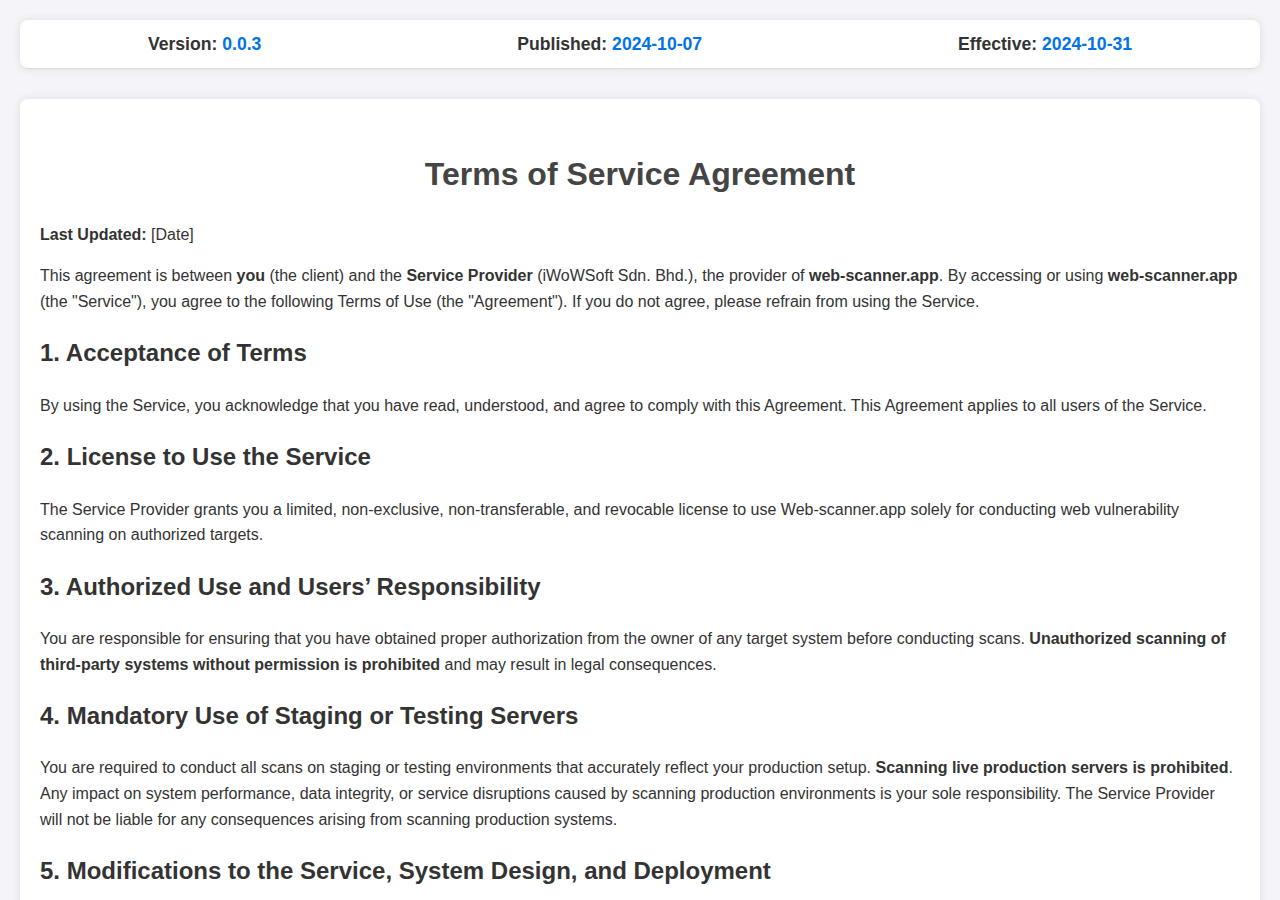
<file: terms-of-service/index.html>
<!DOCTYPE html>
<html lang="en">
<head>
  <meta http-equiv="refresh" content="0; url=/tos/v0.0.3/tos-v0.0.3.html"> <!-- Update to the latest version -->
  <title>Redirecting to the Latest ToS...</title>
</head>
<body>
  <p>If you are not redirected, <a href="/tos/v0.0.3/tos-v0.0.3.html">click here to view the latest ToS.</a></p>
</body>
</html>
</file>
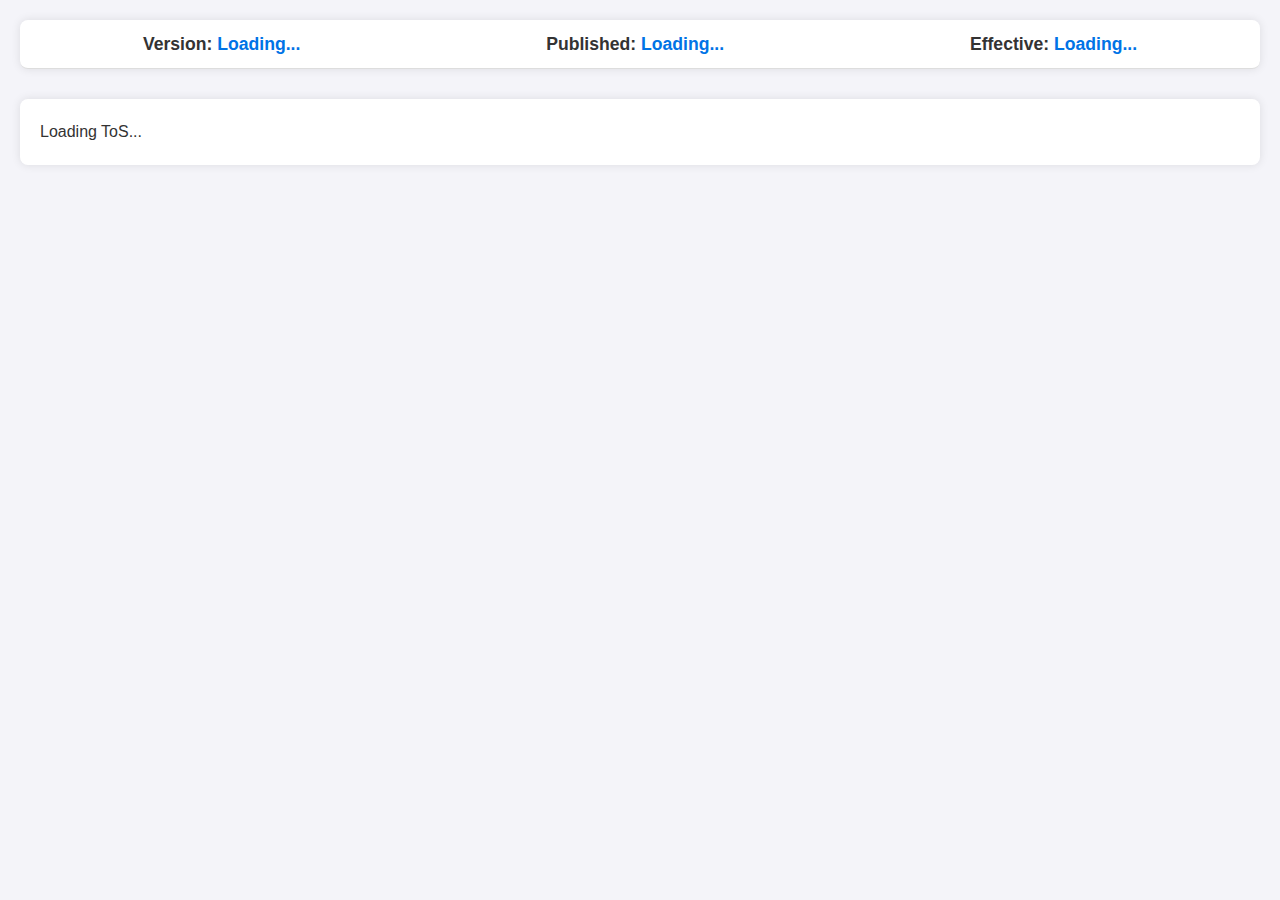
<file: terms-of-service/v0.0.1/index.html>
<!DOCTYPE html>
<html lang="en">
<head>
  <meta http-equiv="refresh" content="0; url=/tos/v0.0.1/tos-v0.0.1.html">
  <title>Redirecting...</title>
</head>
<body>
  <p>If you are not redirected, <a href="/tos/v0.0.1/tos-v0.0.1.html">click here</a>.</p>
</body>
</html>
</file>
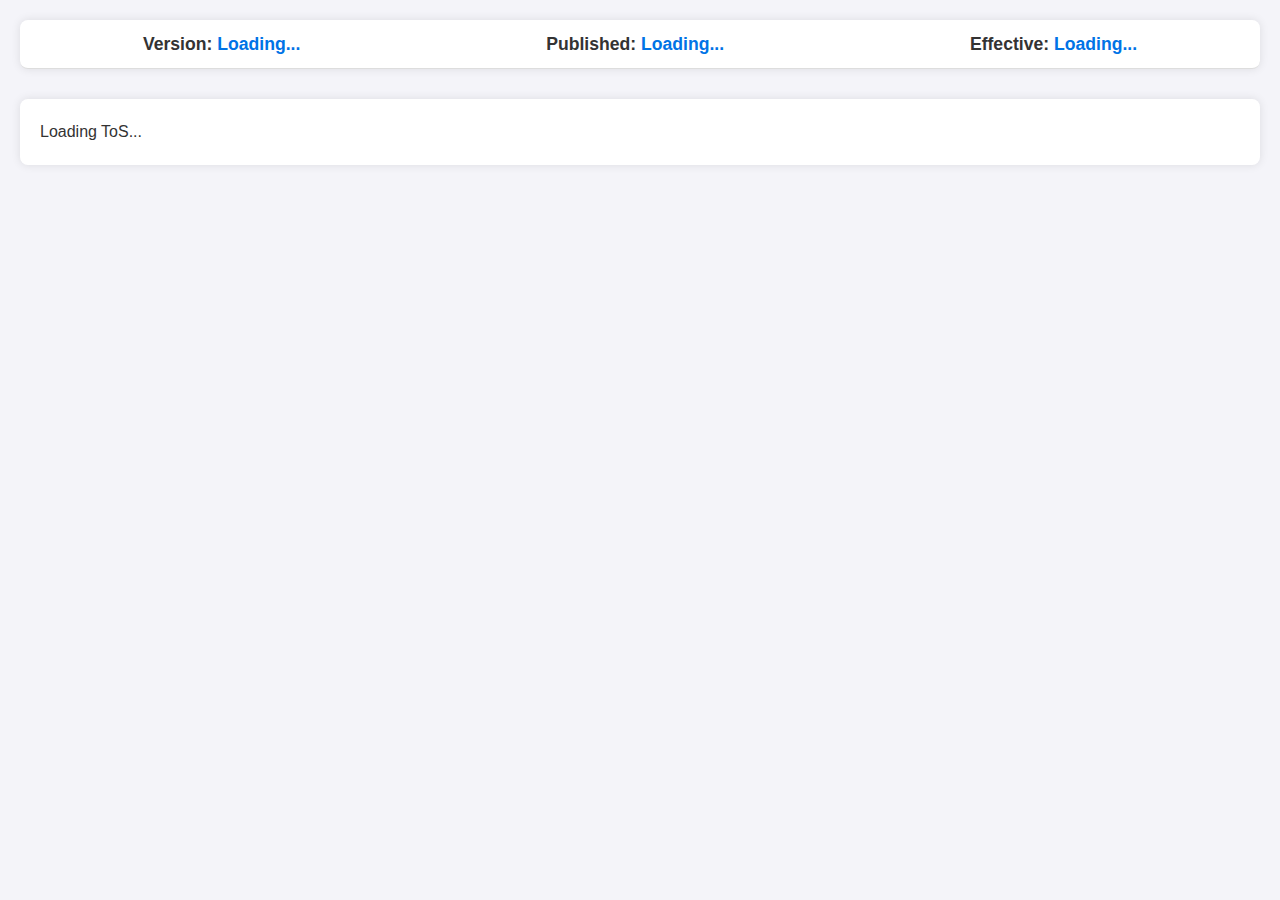
<file: terms-of-service/v0.0.2/index.html>
<!DOCTYPE html>
<html lang="en">
<head>
  <meta http-equiv="refresh" content="0; url=/tos/v0.0.2/tos-v0.0.2.html">
  <title>Redirecting...</title>
</head>
<body>
  <p>If you are not redirected, <a href="/tos/v0.0.2/tos-v0.0.2.html">click here</a>.</p>
</body>
</html>
</file>
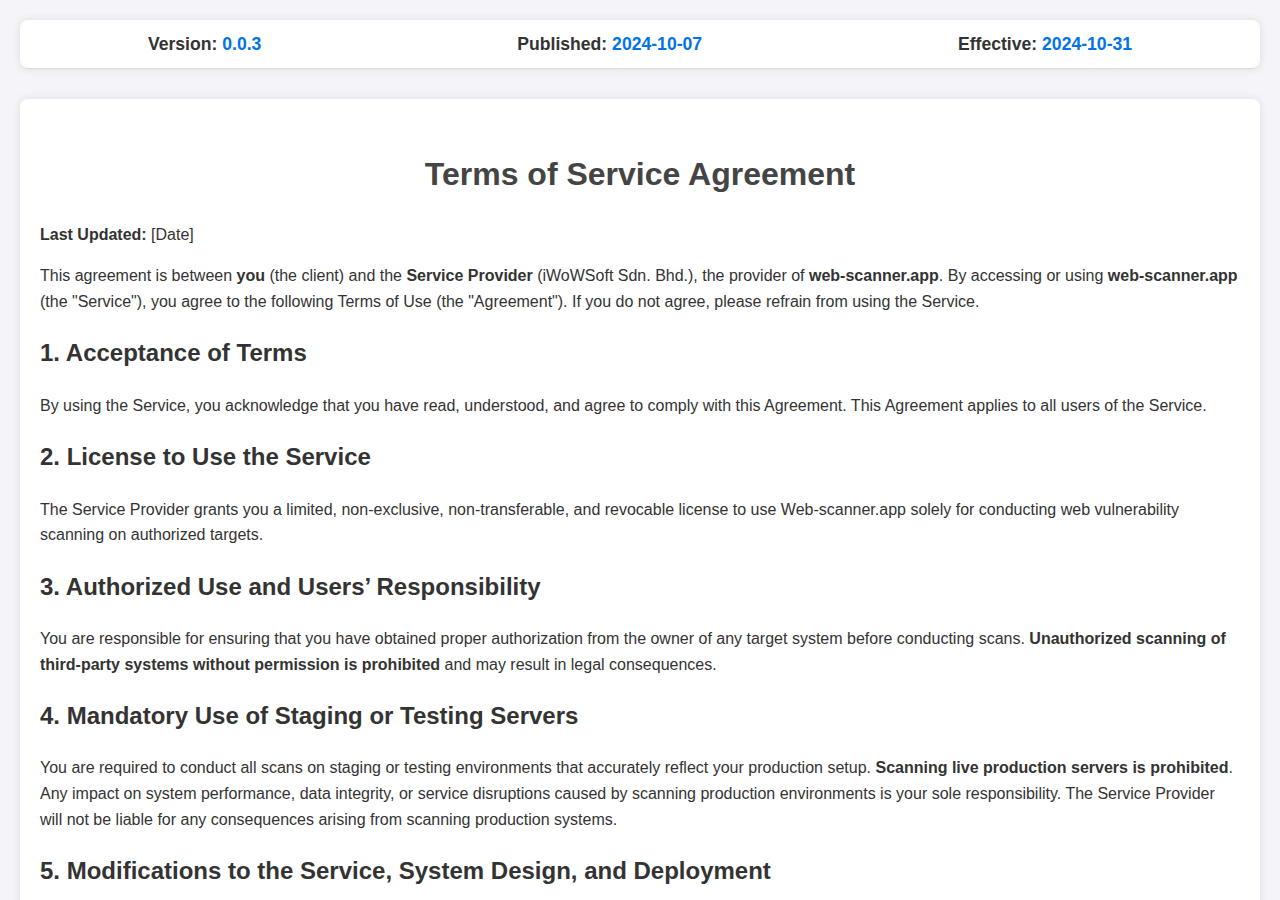
<file: terms-of-service/v0.0.3/index.html>
<!DOCTYPE html>
<html lang="en">
<head>
  <meta http-equiv="refresh" content="0; url=/tos/v0.0.3/tos-v0.0.3.html">
  <title>Redirecting...</title>
</head>
<body>
  <p>If you are not redirected, <a href="/tos/v0.0.3/tos-v0.0.3.html">click here</a>.</p>
</body>
</html>
</file>
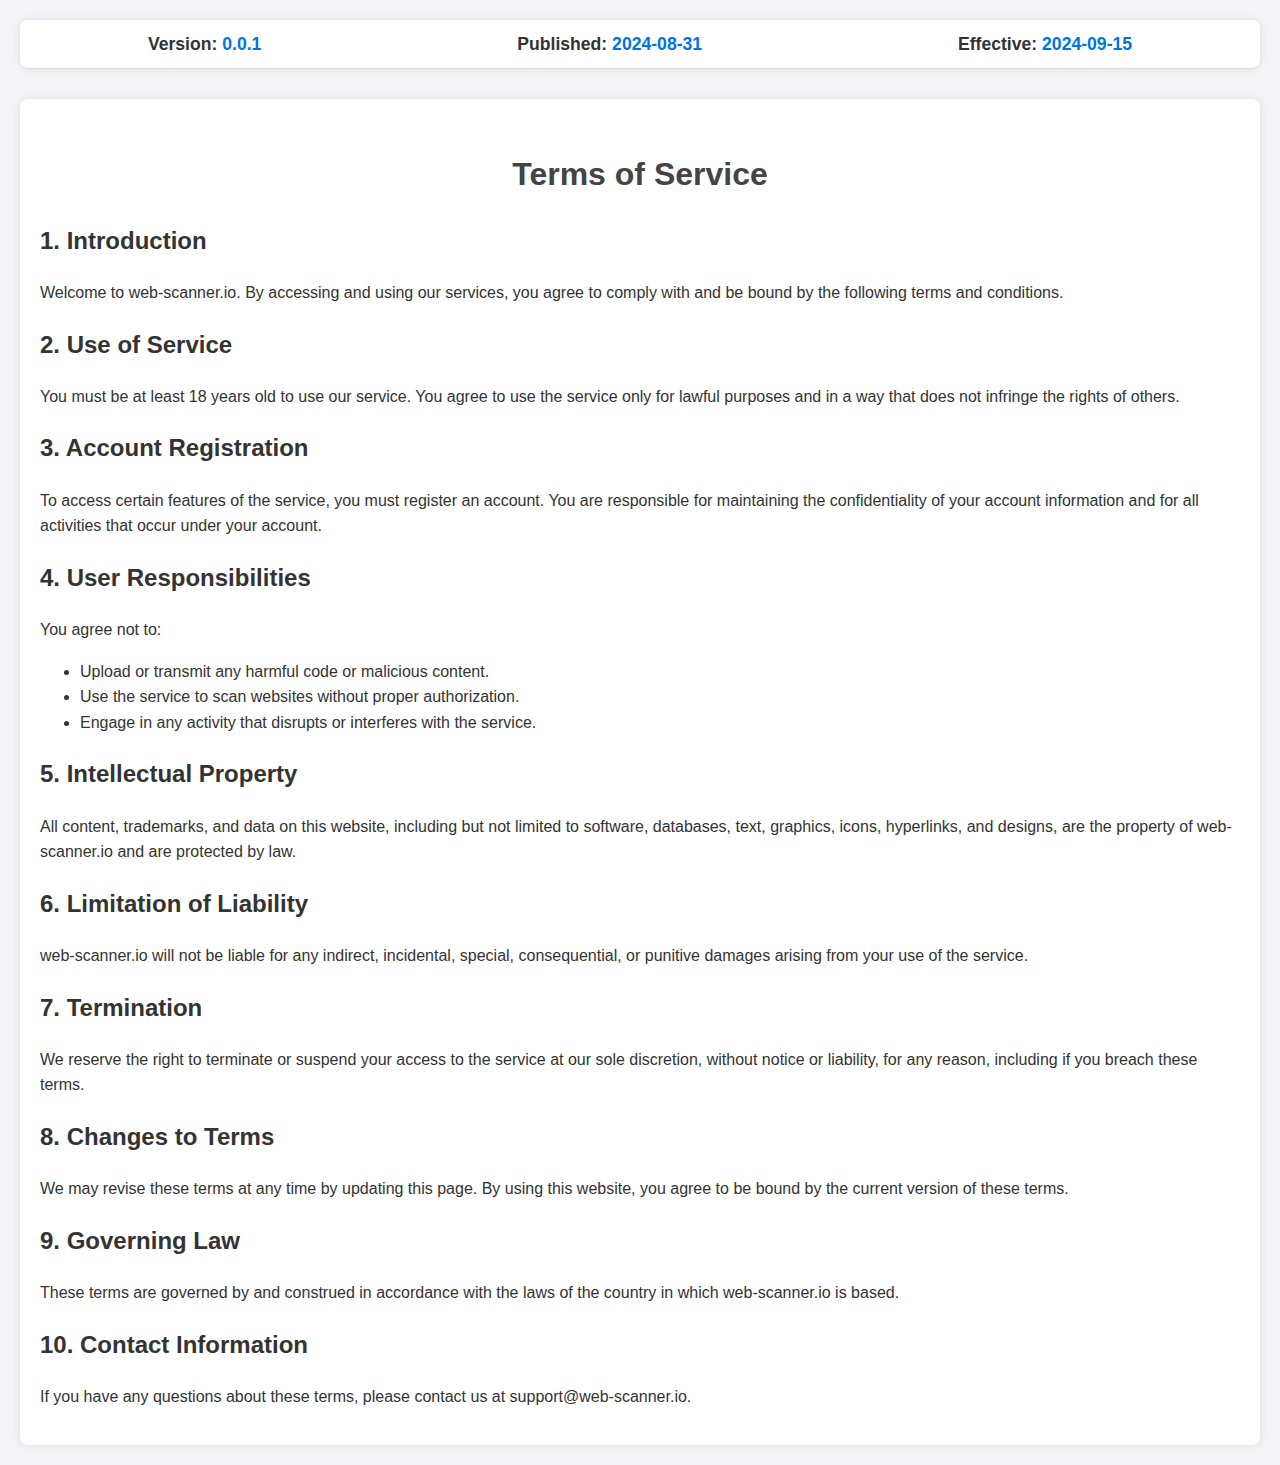
<file: tos/v0.0.1/tos-v0.0.1.html>
<!DOCTYPE html>
<html lang="en">
<head>
  <meta charset="UTF-8">
  <meta name="viewport" content="width=device-width, initial-scale=1.0">
  <link rel="stylesheet" href="/styles/style.css">
</head>
<body>
    <section class="meta-info">
        <p><strong>Version:</strong> <span id="version">Loading...</span></p>
        <p><strong>Published:</strong> <span id="published-on">Loading...</span></p>
        <p><strong>Effective:</strong> <span id="effective-date">Loading...</span></p>
    </section>
    <!-- Container for the dynamically loaded ToS body content -->
    <section id="tos-body">
        Loading ToS...
    </section>

    <script type="module">
        import { renderTosContent, renderMetaInfo } from '/scripts/helpers.js';

        const currentVersion = '0.0.1';

        document.addEventListener("DOMContentLoaded", function () {
            renderTosContent(currentVersion);

            renderMetaInfo(currentVersion);
        });
    </script>
    <script src="/scripts/scroll.js"></script>
</body>
</html>
</file>
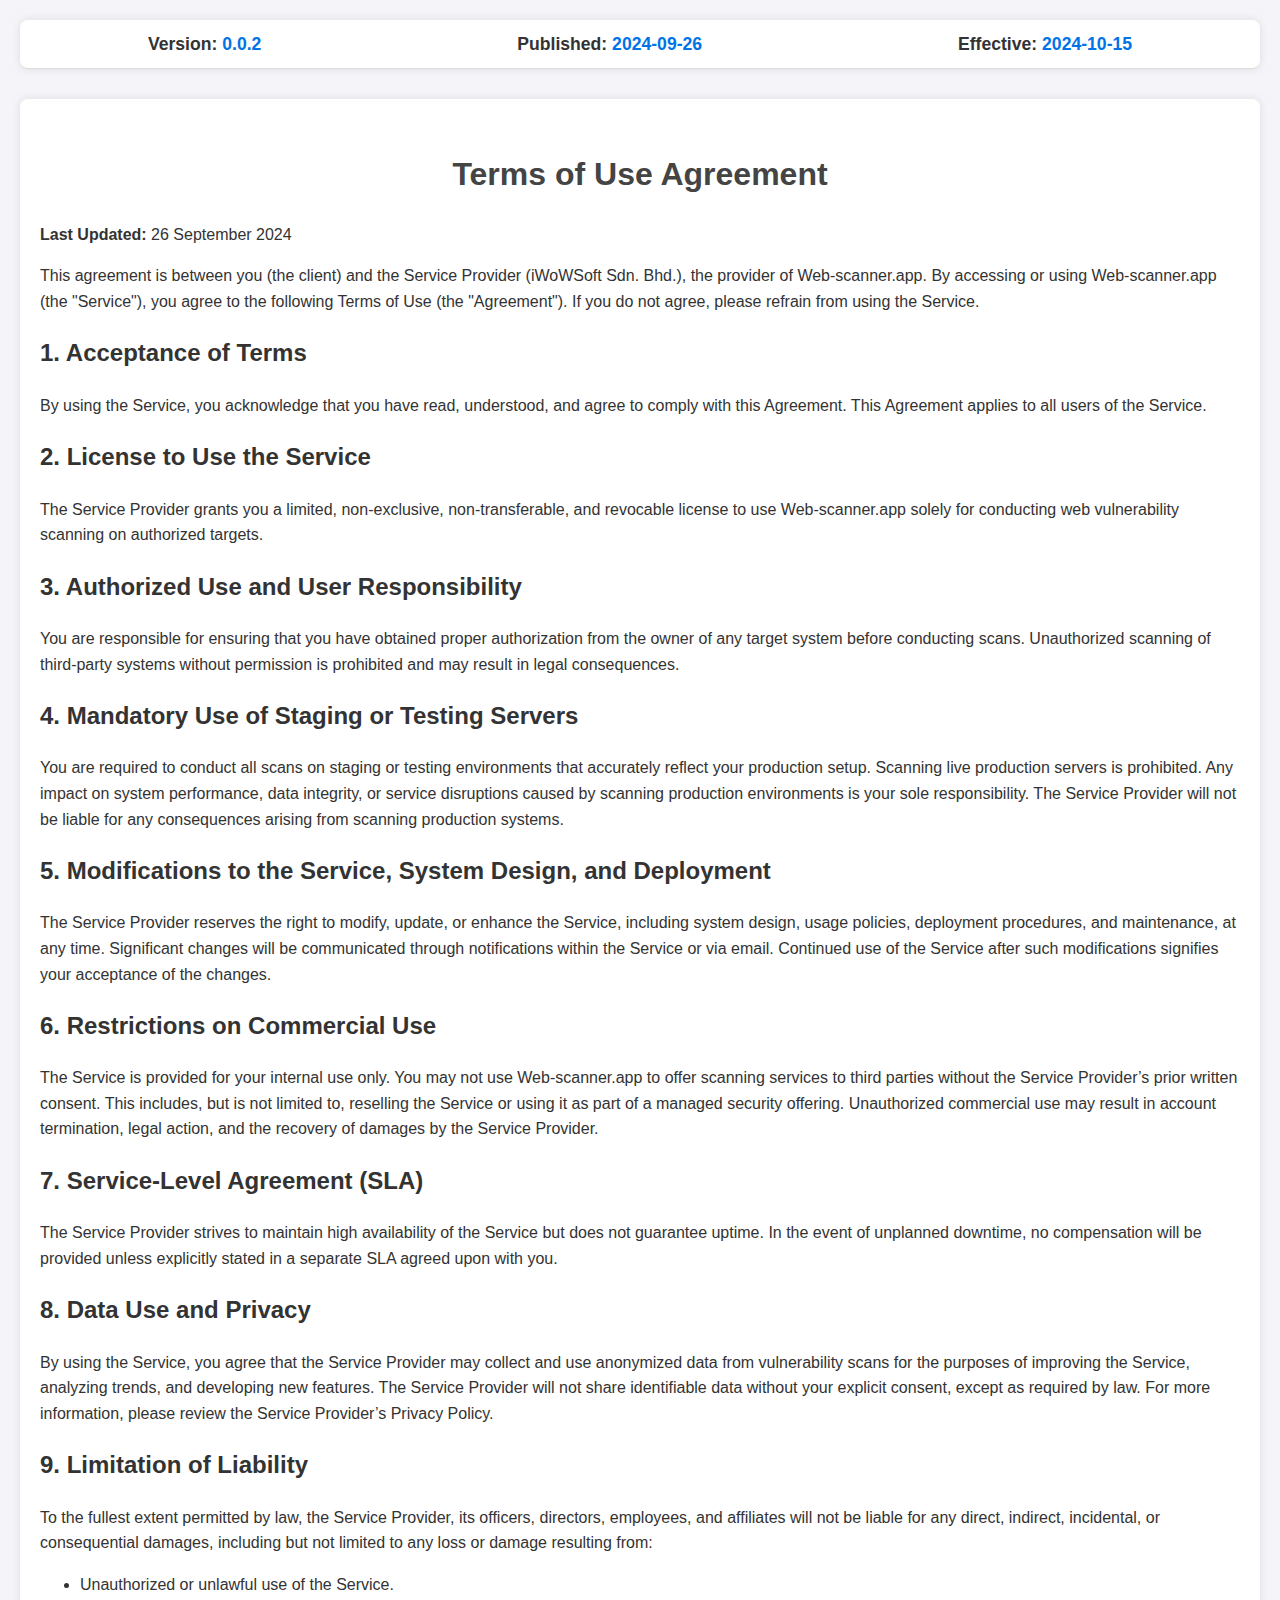
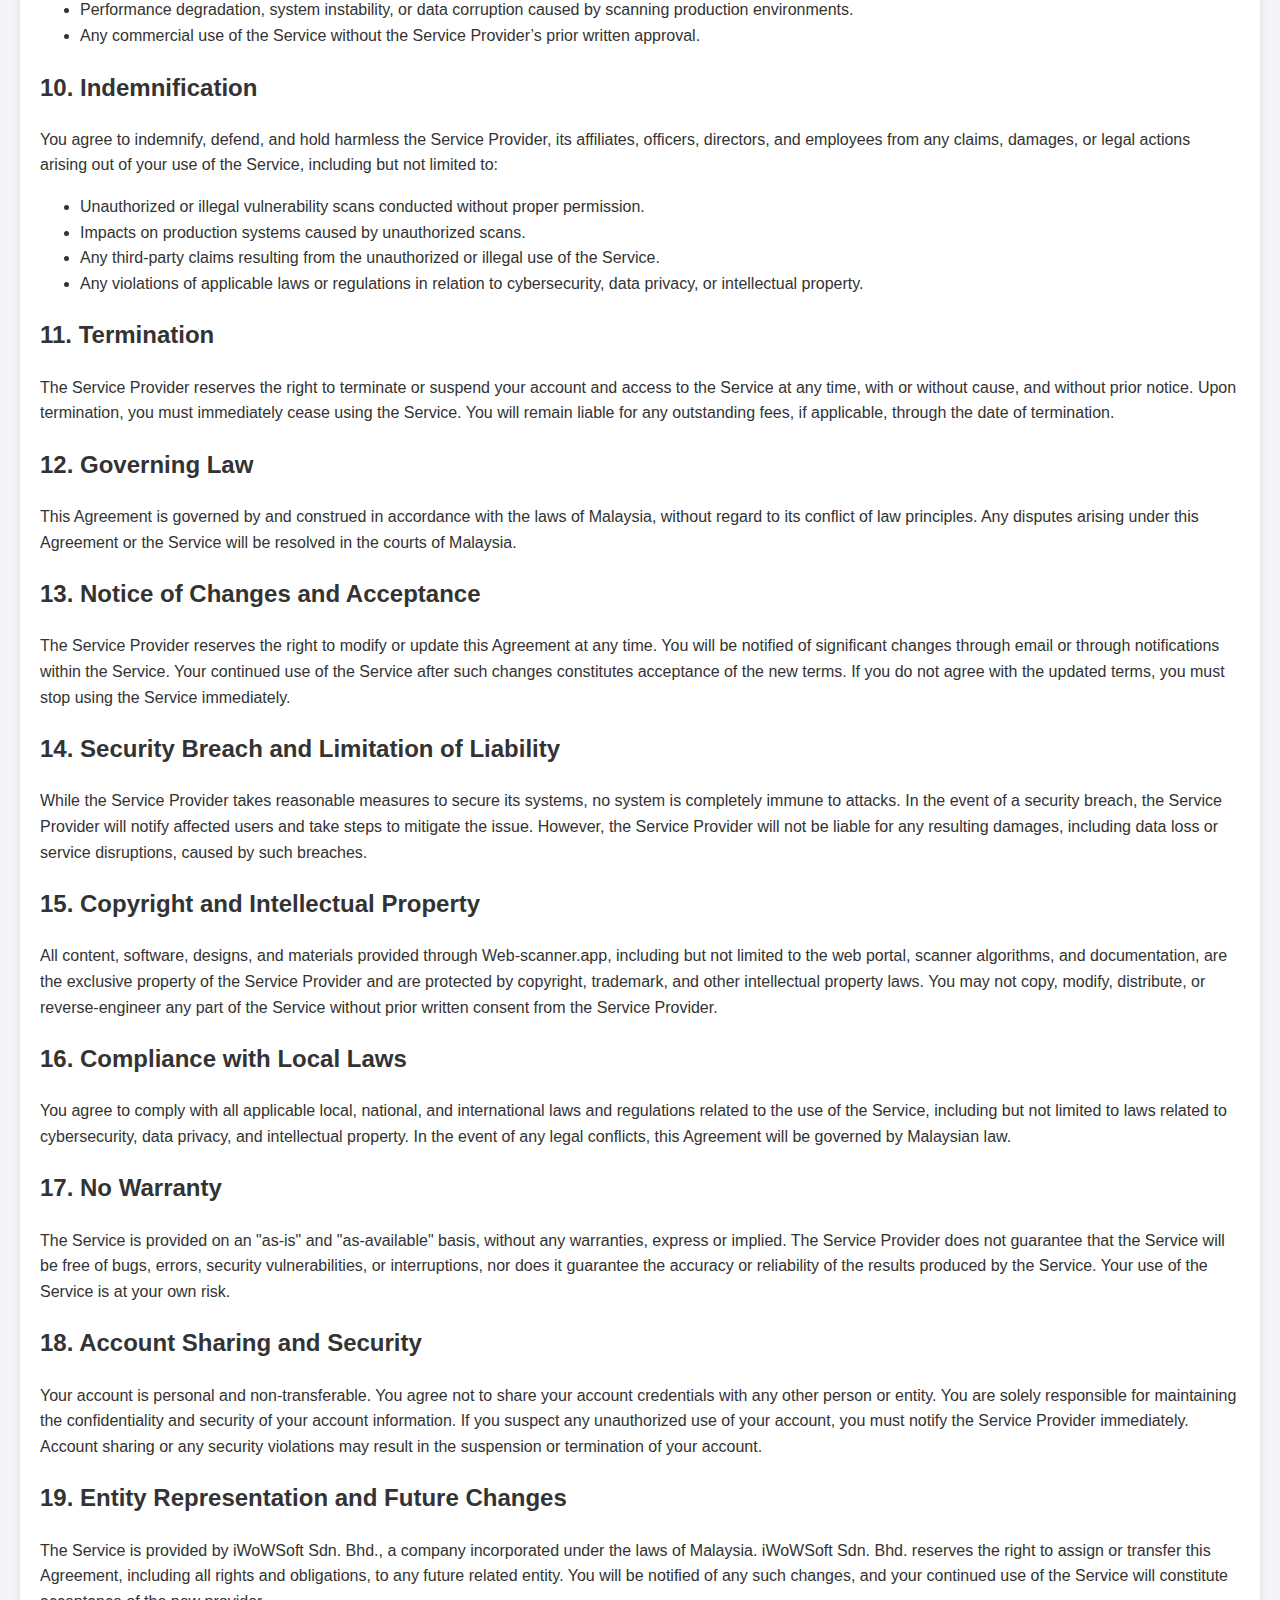
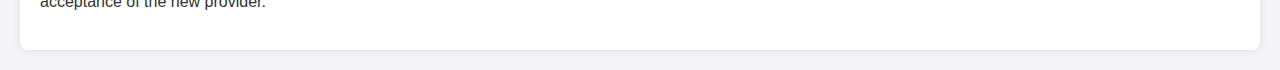
<file: tos/v0.0.2/tos-v0.0.1.html>
<!DOCTYPE html>
<html lang="en">
<head>
  <meta charset="UTF-8">
  <meta name="viewport" content="width=device-width, initial-scale=1.0">
  <link rel="stylesheet" href="/styles/style.css">
</head>
<body>
    <section class="meta-info">
        <p><strong>Version:</strong> <span id="version">Loading...</span></p>
        <p><strong>Published:</strong> <span id="published-on">Loading...</span></p>
        <p><strong>Effective:</strong> <span id="effective-date">Loading...</span></p>
    </section>
    <!-- Container for the dynamically loaded ToS body content -->
    <section id="tos-body">
        Loading ToS...
    </section>

    <script type="module">
        import { renderTosContent, renderMetaInfo } from '/scripts/helpers.js';

        const currentVersion = '0.0.2';

        document.addEventListener("DOMContentLoaded", function () {
            renderTosContent(currentVersion);

            renderMetaInfo(currentVersion);
        });
    </script>
    <script src="/scripts/scroll.js"></script>
</body>
</html>
</file>
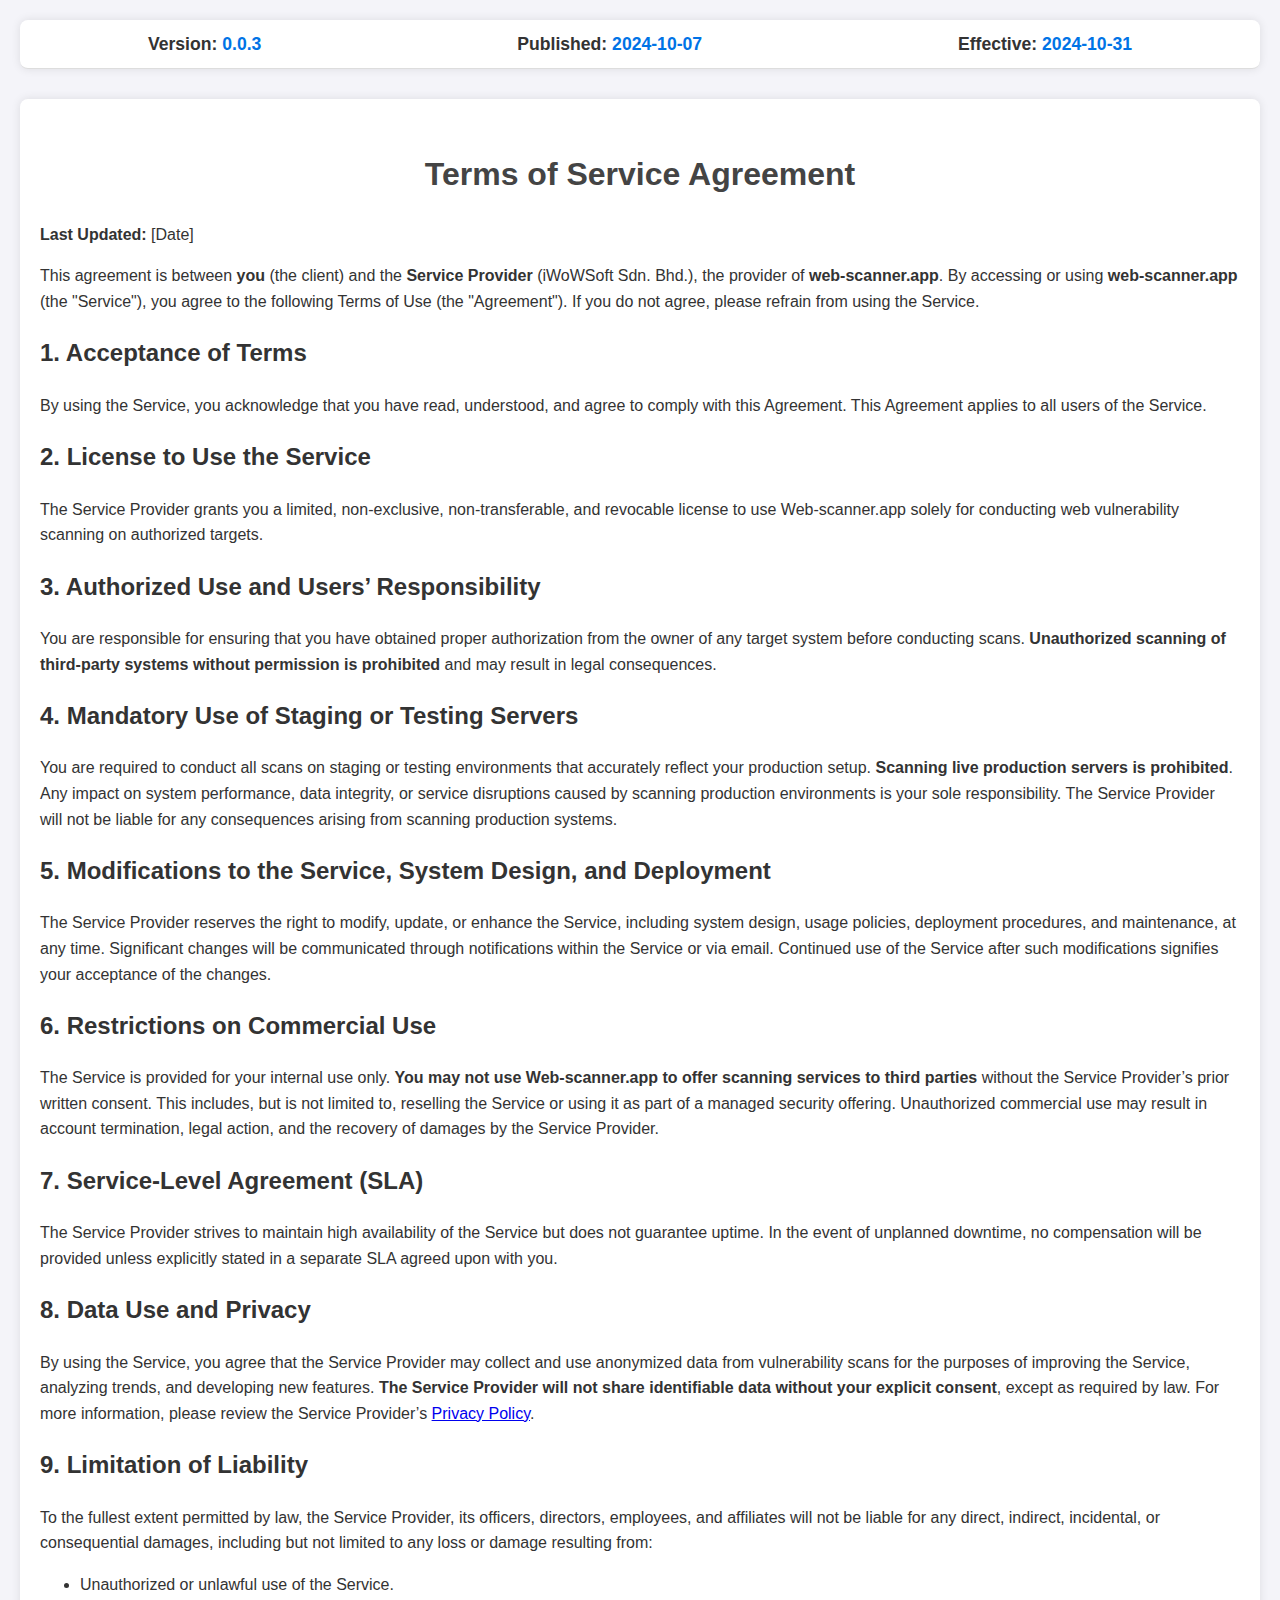
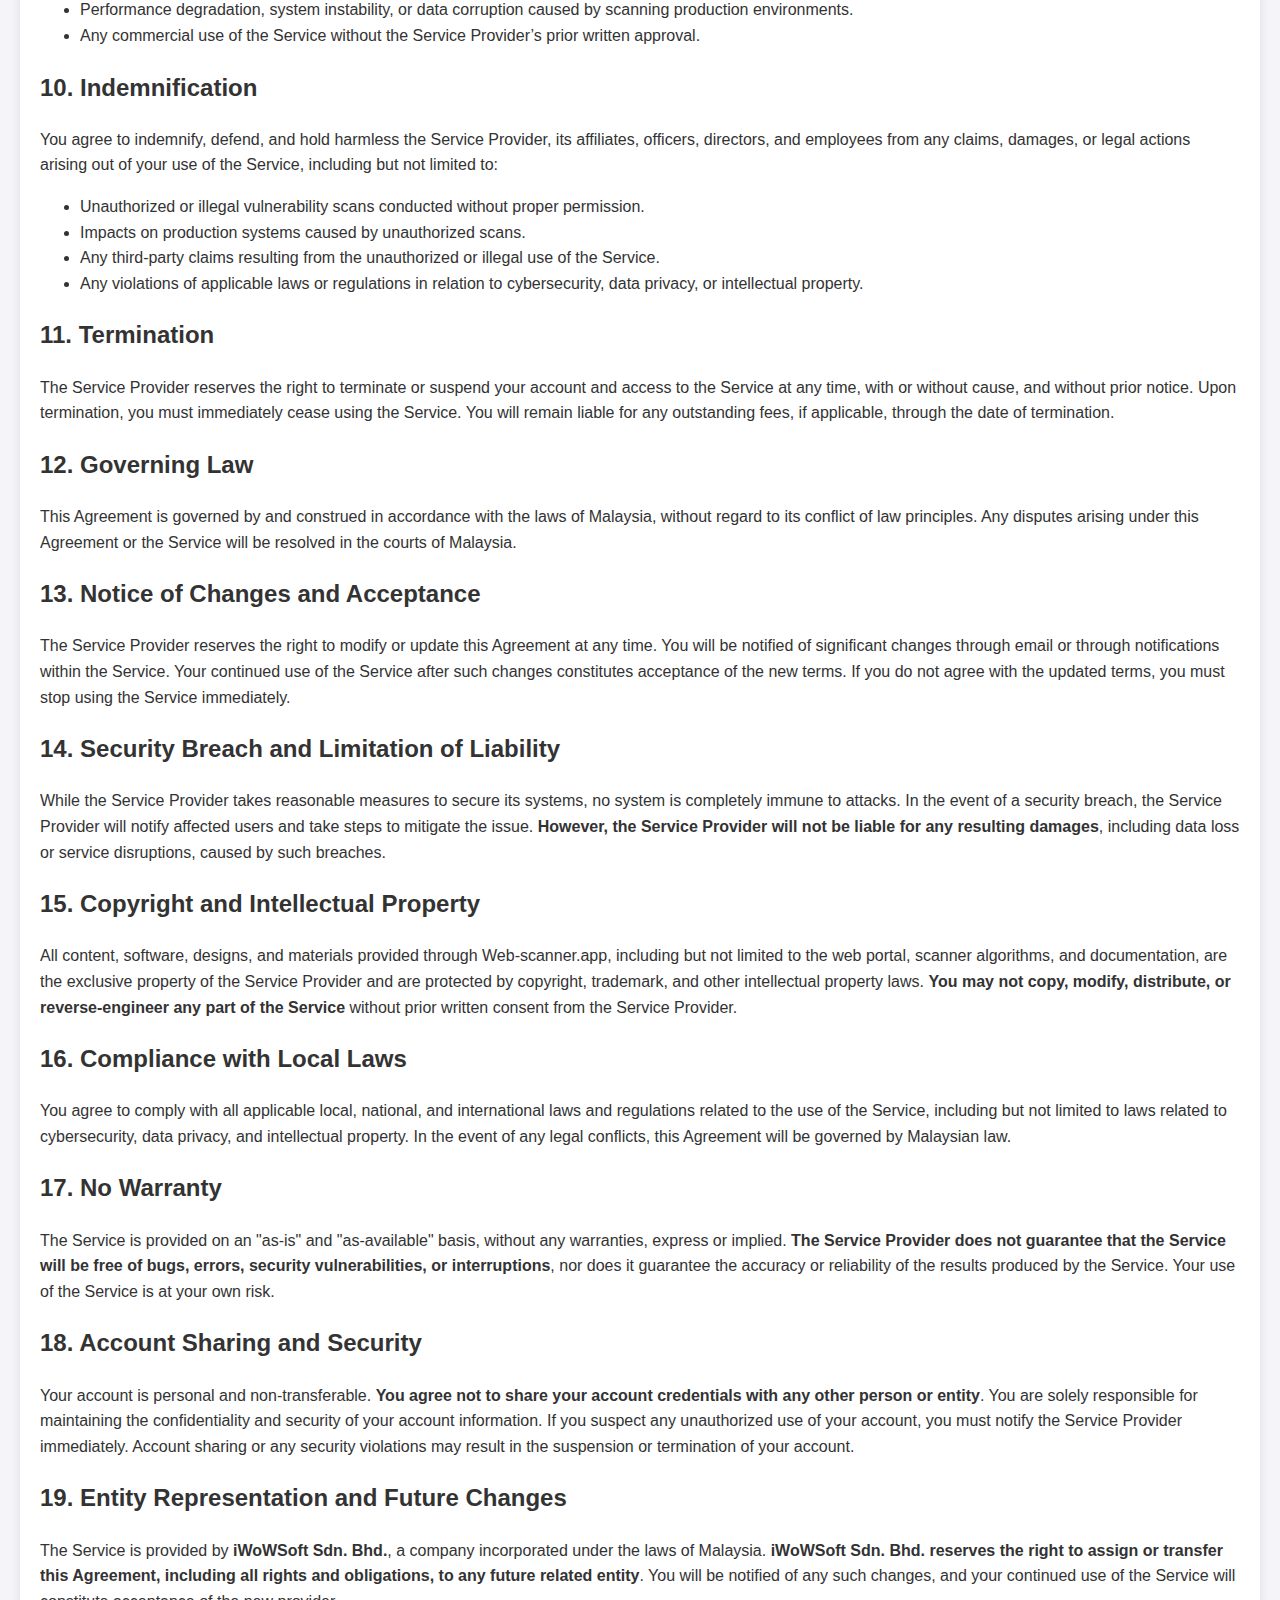
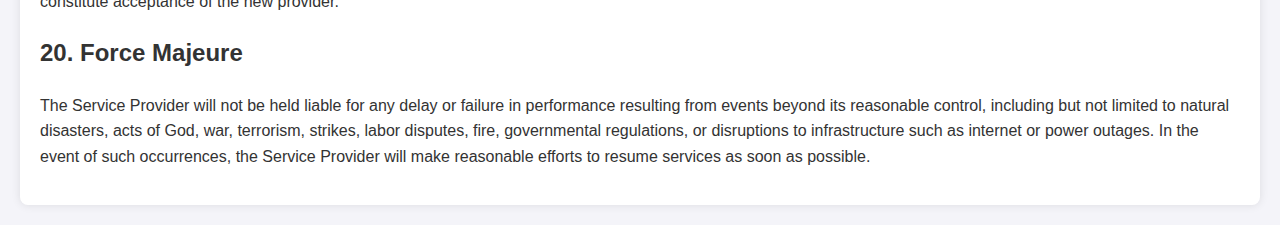
<file: tos/v0.0.3/tos-v0.0.3.html>
<!DOCTYPE html>
<html lang="en">
<head>
  <meta charset="UTF-8">
  <meta name="viewport" content="width=device-width, initial-scale=1.0">
  <link rel="stylesheet" href="/styles/style.css">
</head>
<body>
    <section class="meta-info">
        <p><strong>Version:</strong> <span id="version">Loading...</span></p>
        <p><strong>Published:</strong> <span id="published-on">Loading...</span></p>
        <p><strong>Effective:</strong> <span id="effective-date">Loading...</span></p>
    </section>
    <!-- Container for the dynamically loaded ToS body content -->
    <section id="tos-body">
        Loading ToS...
    </section>

    <script type="module">
        import { renderTosContent, renderMetaInfo } from '/scripts/helpers.js';

        const currentVersion = '0.0.3';

        document.addEventListener("DOMContentLoaded", function () {
            renderTosContent(currentVersion);

            renderMetaInfo(currentVersion);
        });
    </script>
    <script src="/scripts/scroll.js"></script>
</body>
</html>
</file>
<file: styles/style.css>
body {
    font-family: Arial, sans-serif;
    line-height: 1.6;
  }
  
  header {
    background-color: #f4f4f4;
    padding: 20px;
  }
  
  footer {
    margin-top: 20px;
    padding: 10px;
    background-color: #f4f4f4;
    text-align: center;
  }
  
  #tos-body {
    padding: 20px;
  }

.meta-info {
    display: flex;
    justify-content: space-around;
    margin-bottom: 30px;
    padding: 10px 0;
    border-bottom: 1px solid #ddd;
}
    .meta-info p {
        font-size: 1.1rem;
        margin: 0;
    }

    .meta-info span {
        font-weight: bold;
        color: #0073e6;
    }


section {
    margin: 20px;
    padding: 20px;
    background-color: #fff;
    border-radius: 8px;
    box-shadow: 0 0 10px rgba(0, 0, 0, 0.1);
}

body {
    font-family: Arial, sans-serif;
    margin: 0;
    padding: 0;
    background-color: #f4f4f9;
    color: #333;
}

h1 {
    text-align: center;
    margin-top: 30px;
    color: #444;
}
</file>
